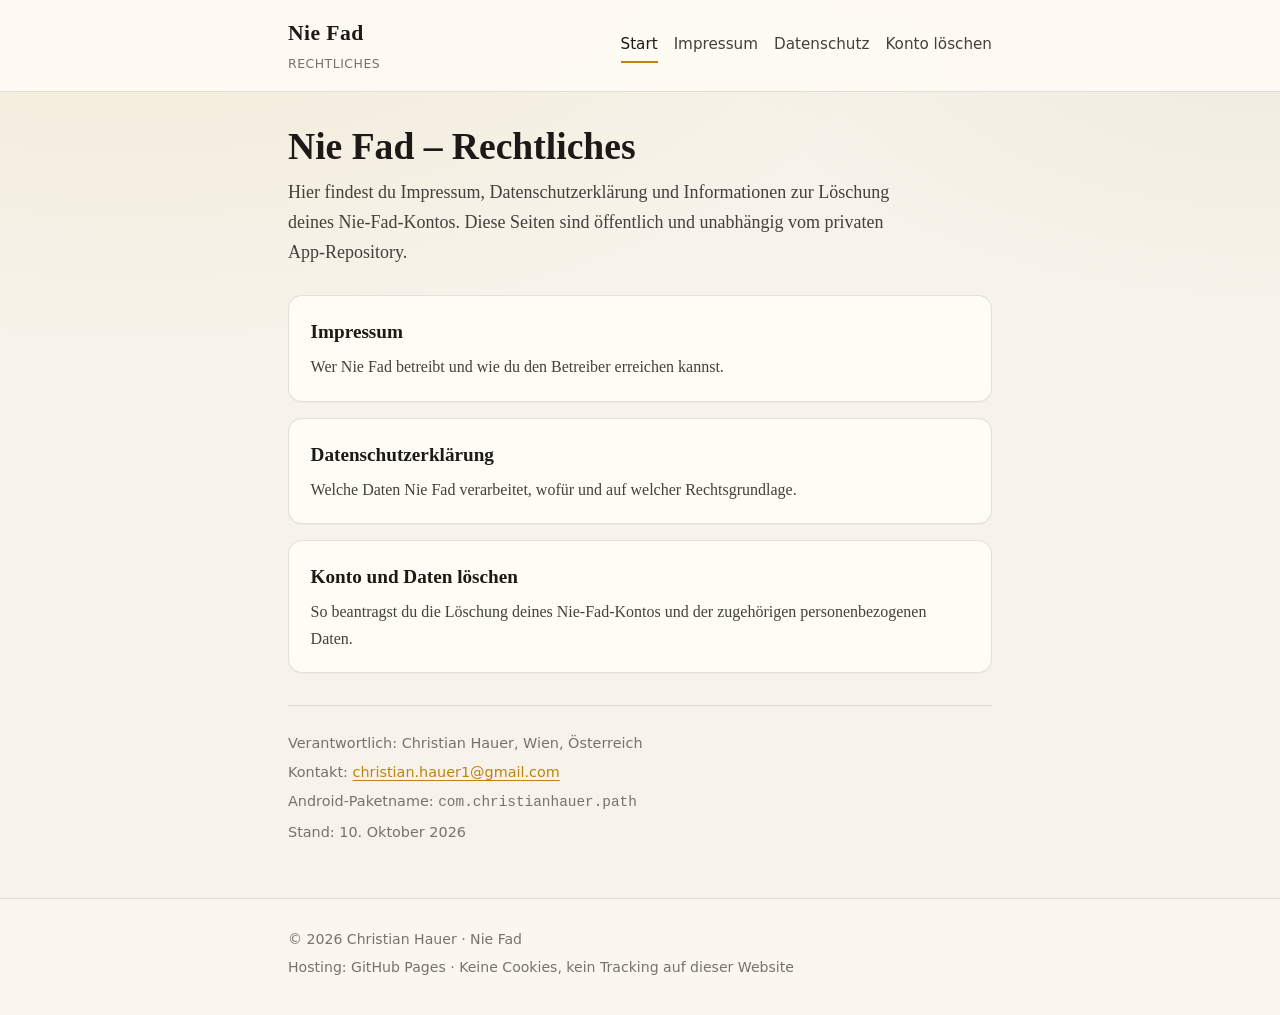
<file: index.html>
<!DOCTYPE html>
<html lang="de">
<head>
  <meta charset="utf-8">
  <meta name="viewport" content="width=device-width, initial-scale=1">
  <meta name="description" content="Rechtliche Informationen zur Android-App Nie Fad: Impressum, Datenschutzerklärung und Kontolöschung.">
  <title>Nie Fad – Rechtliches</title>
  <link rel="stylesheet" href="styles.css">
</head>
<body>
  <a class="skip-link" href="#inhalt">Zum Inhalt springen</a>
  <header class="site-header">
    <div class="site-header-inner">
      <a class="brand" href="./">
        <span class="brand-name">Nie Fad</span>
        <span class="brand-tag">Rechtliches</span>
      </a>
      <nav class="nav" aria-label="Hauptnavigation">
        <a href="./" aria-current="page">Start</a>
        <a href="impressum/">Impressum</a>
        <a href="datenschutz/">Datenschutz</a>
        <a href="konto-loeschen/">Konto löschen</a>
      </nav>
    </div>
  </header>

  <main id="inhalt">
    <div class="main-inner">
      <header class="hero">
        <h1>Nie Fad – Rechtliches</h1>
        <p class="lead">
          Hier findest du Impressum, Datenschutzerklärung und Informationen zur
          Löschung deines Nie-Fad-Kontos. Diese Seiten sind öffentlich und
          unabhängig vom privaten App-Repository.
        </p>
      </header>

      <ul class="card-list">
        <li>
          <a class="card" href="impressum/">
            <h2>Impressum</h2>
            <p>Wer Nie Fad betreibt und wie du den Betreiber erreichen kannst.</p>
          </a>
        </li>
        <li>
          <a class="card" href="datenschutz/">
            <h2>Datenschutzerklärung</h2>
            <p>Welche Daten Nie Fad verarbeitet, wofür und auf welcher Rechtsgrundlage.</p>
          </a>
        </li>
        <li>
          <a class="card" href="konto-loeschen/">
            <h2>Konto und Daten löschen</h2>
            <p>So beantragst du die Löschung deines Nie-Fad-Kontos und der zugehörigen personenbezogenen Daten.</p>
          </a>
        </li>
      </ul>

      <div class="meta">
        <p>Verantwortlich: Christian Hauer, Wien, Österreich</p>
        <p>Kontakt: <a href="mailto:christian.hauer1@gmail.com">christian.hauer1@gmail.com</a></p>
        <p>Android-Paketname: <code>com.christianhauer.path</code></p>
        <p>Stand: 10. Oktober 2026</p>
      </div>
    </div>
  </main>

  <footer class="site-footer">
    <div class="site-footer-inner">
      <p>© 2026 Christian Hauer · Nie Fad</p>
      <p>Hosting: GitHub Pages · Keine Cookies, kein Tracking auf dieser Website</p>
    </div>
  </footer>
</body>
</html>
</file>
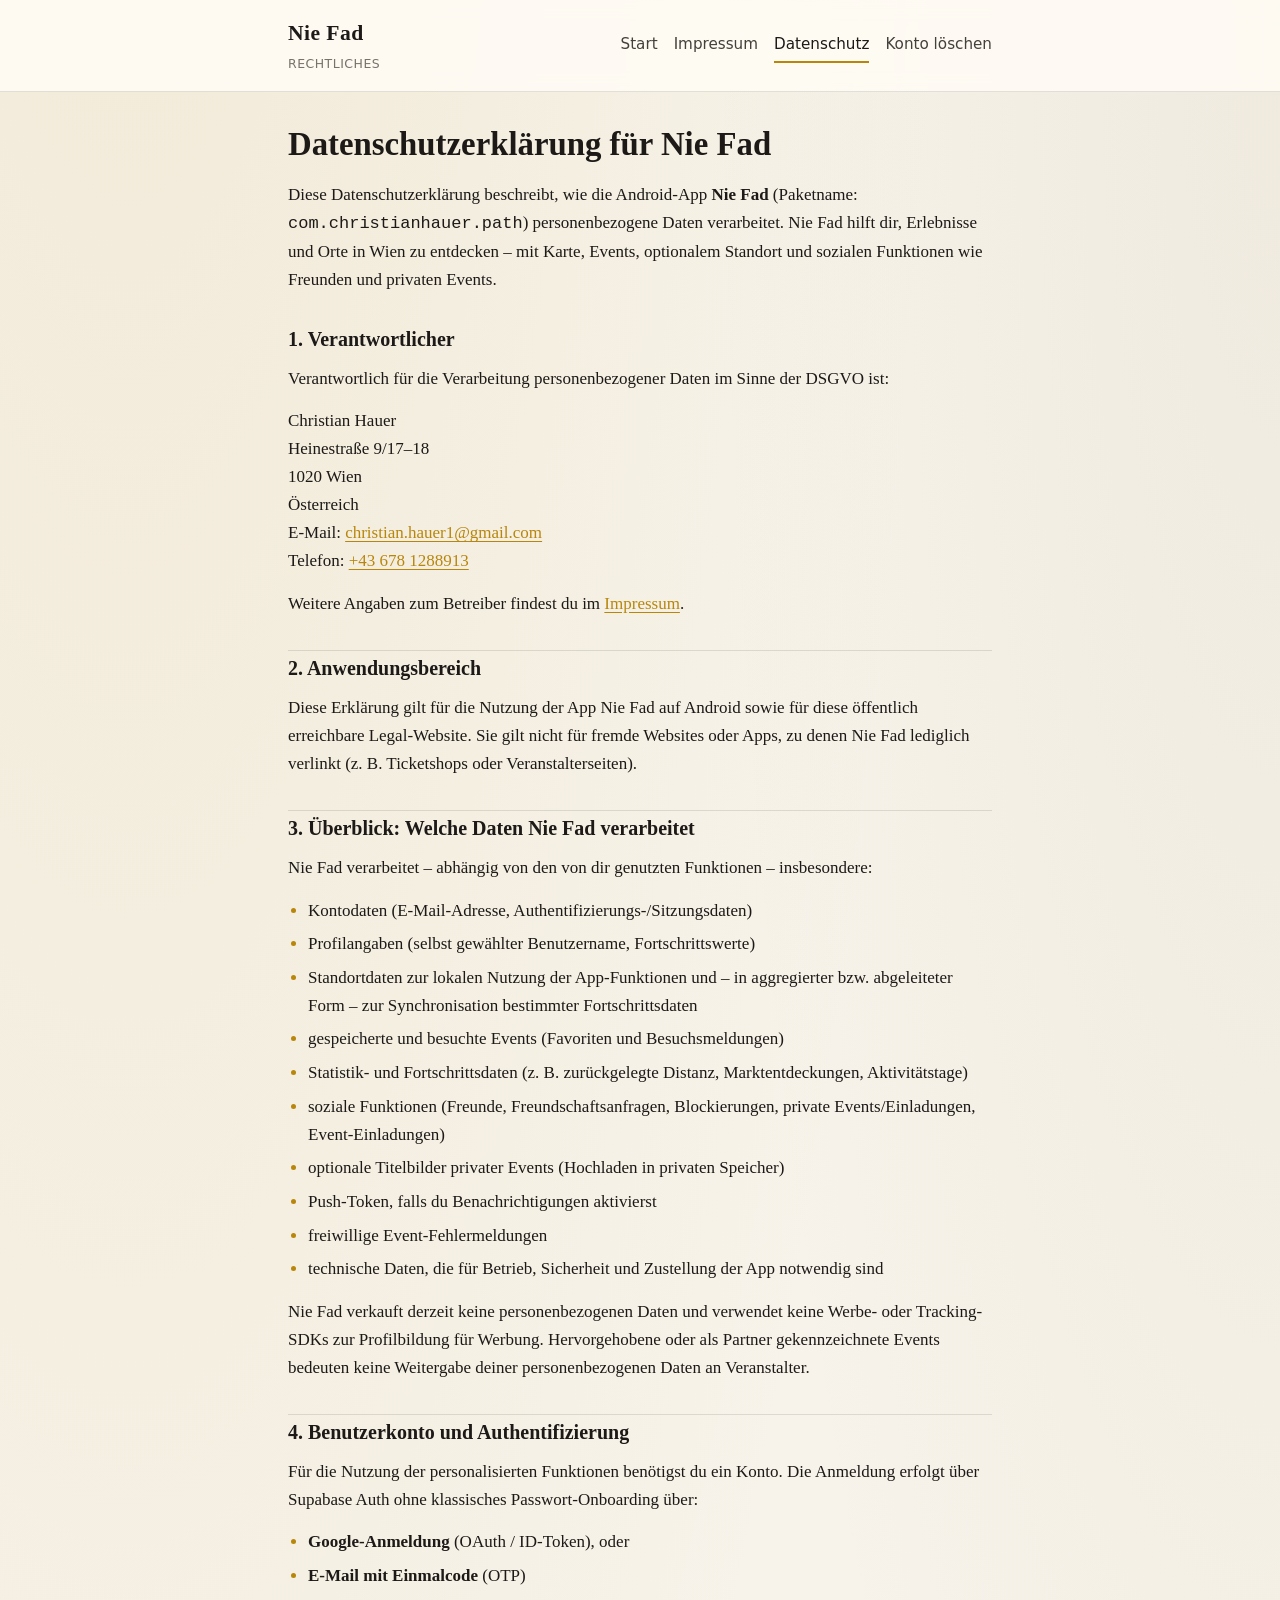
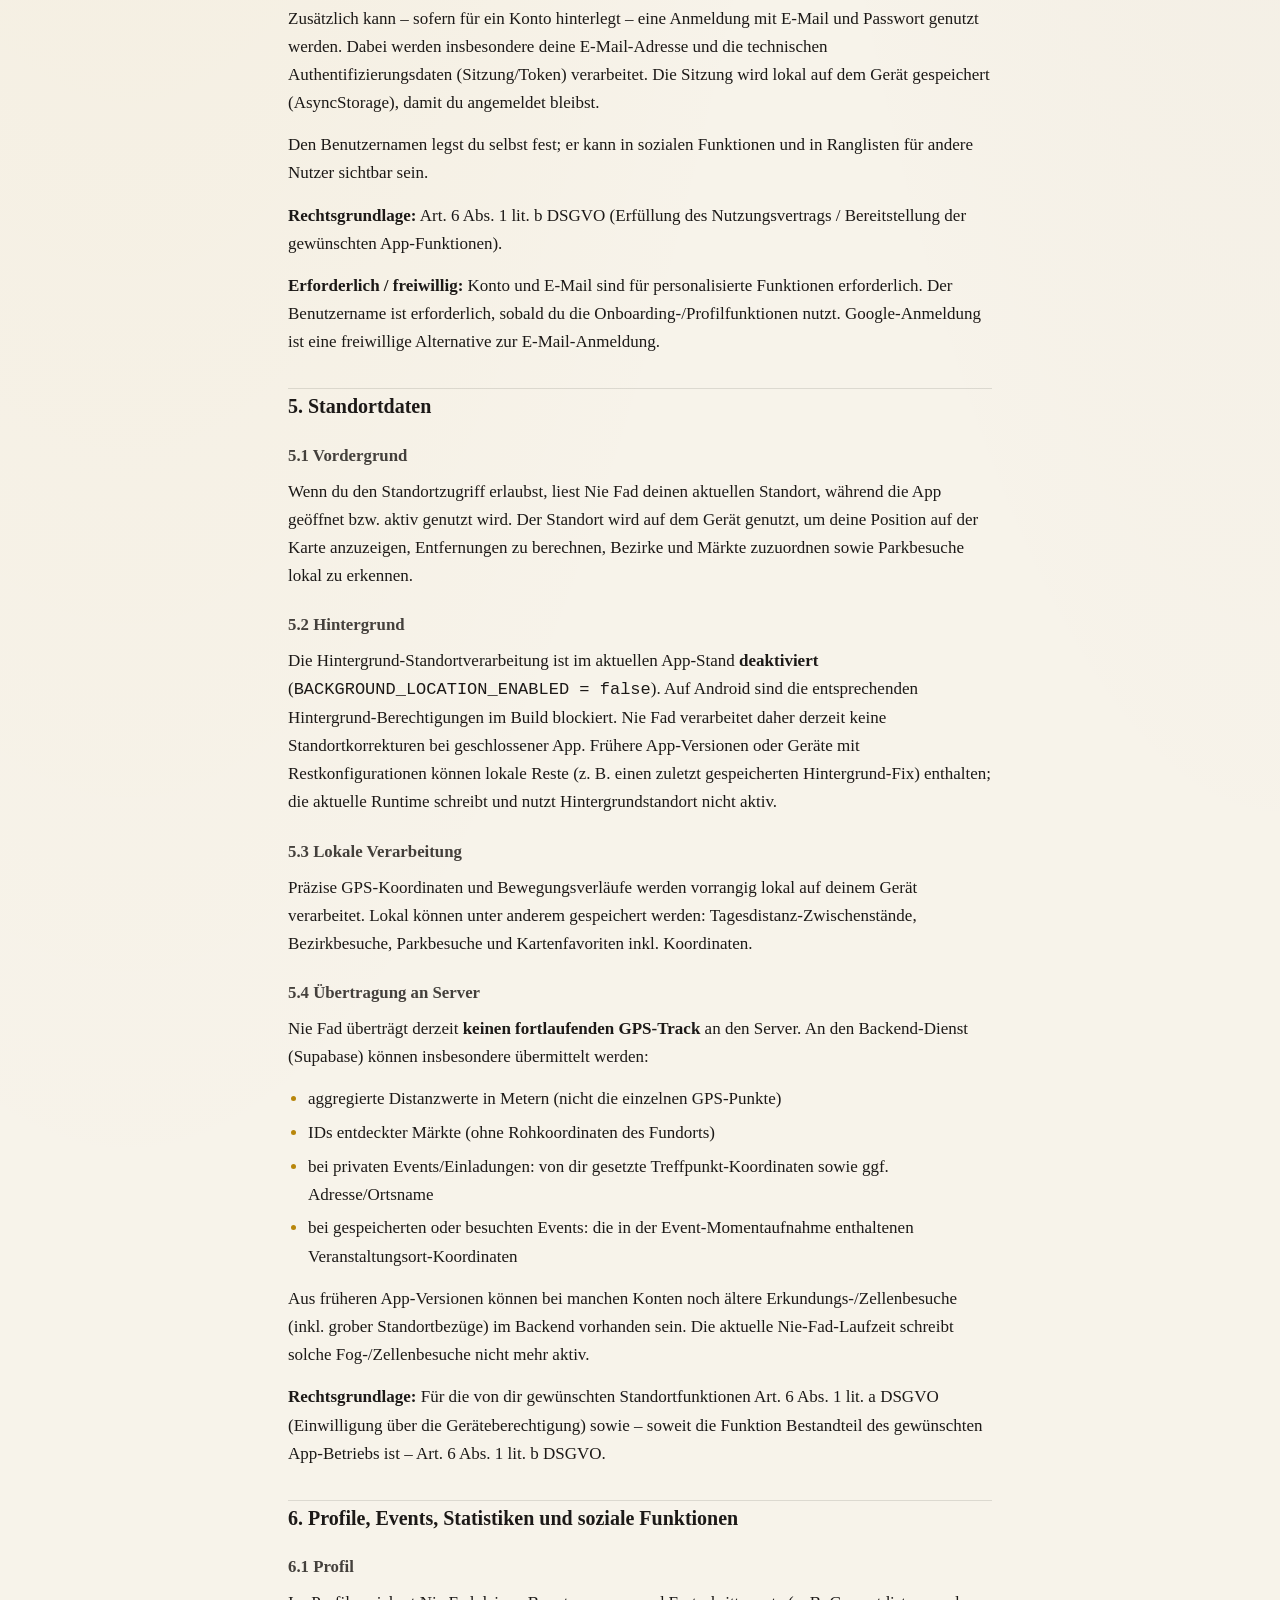
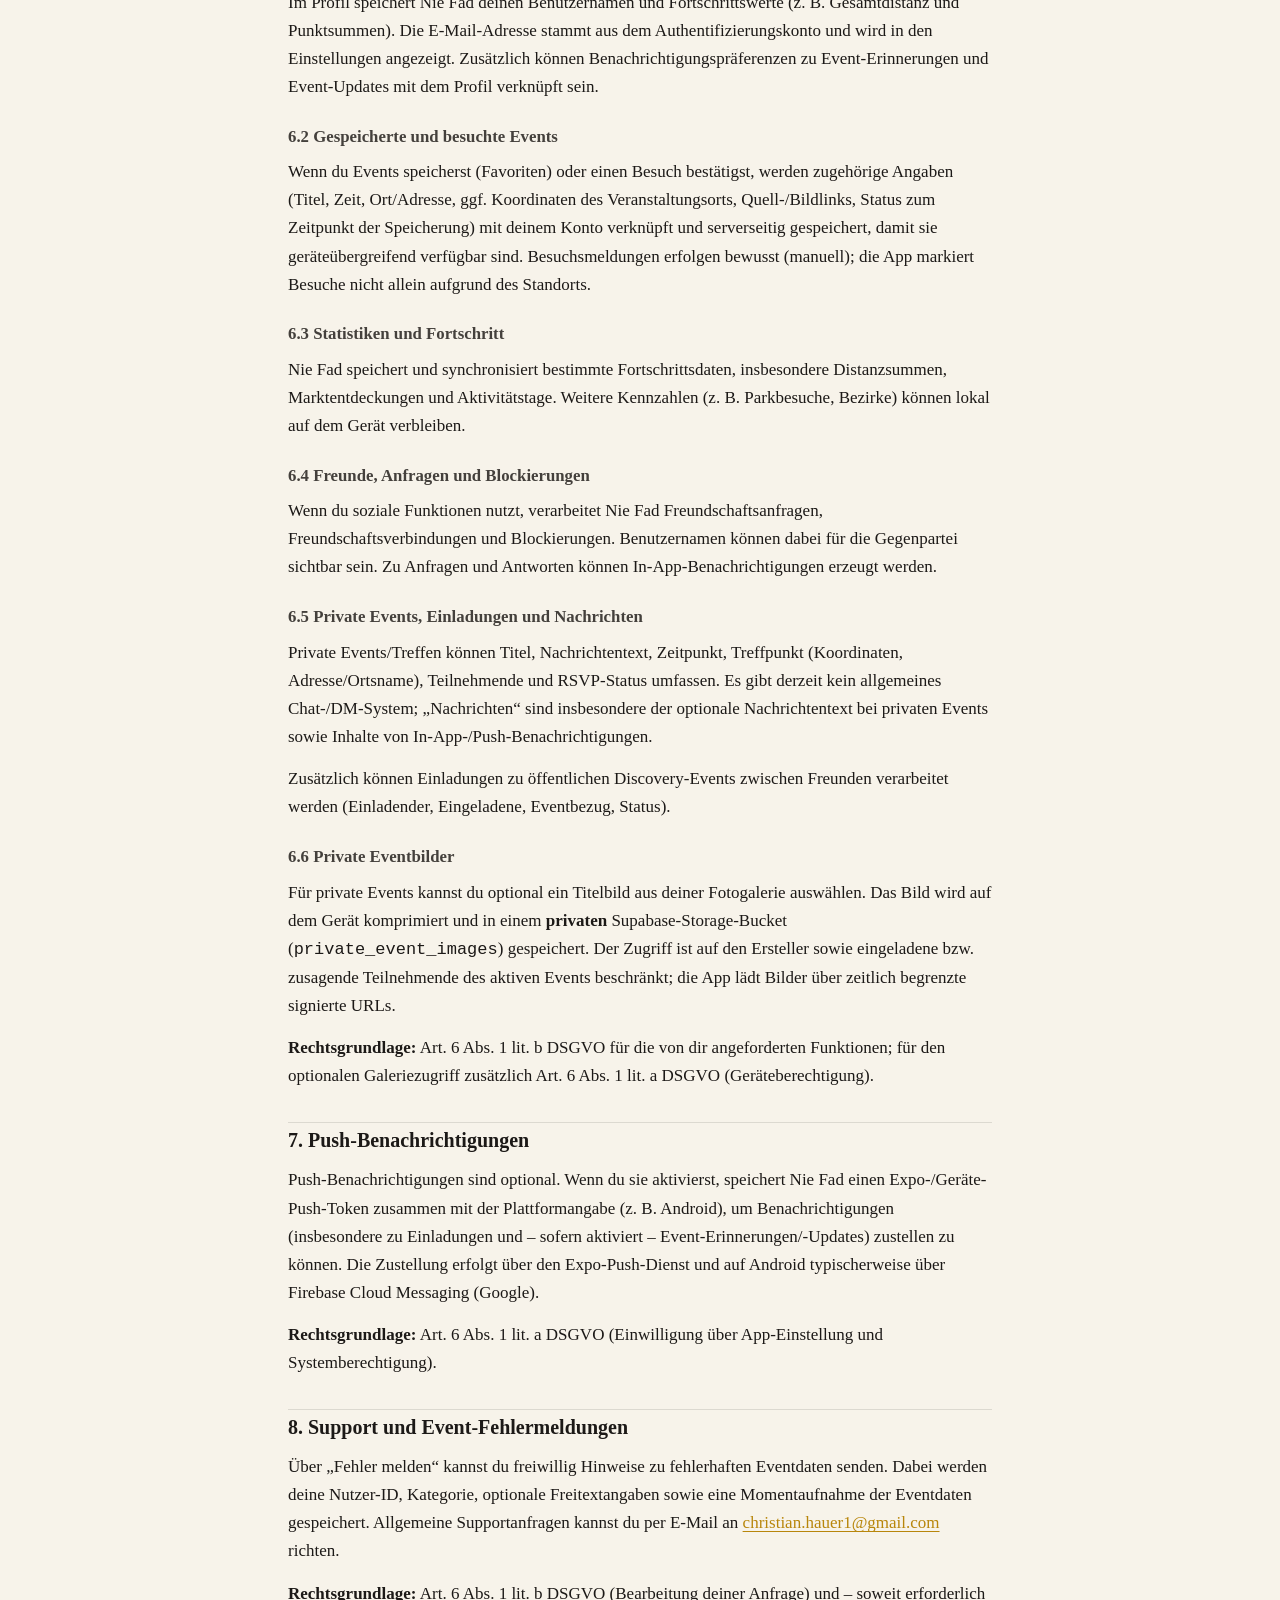
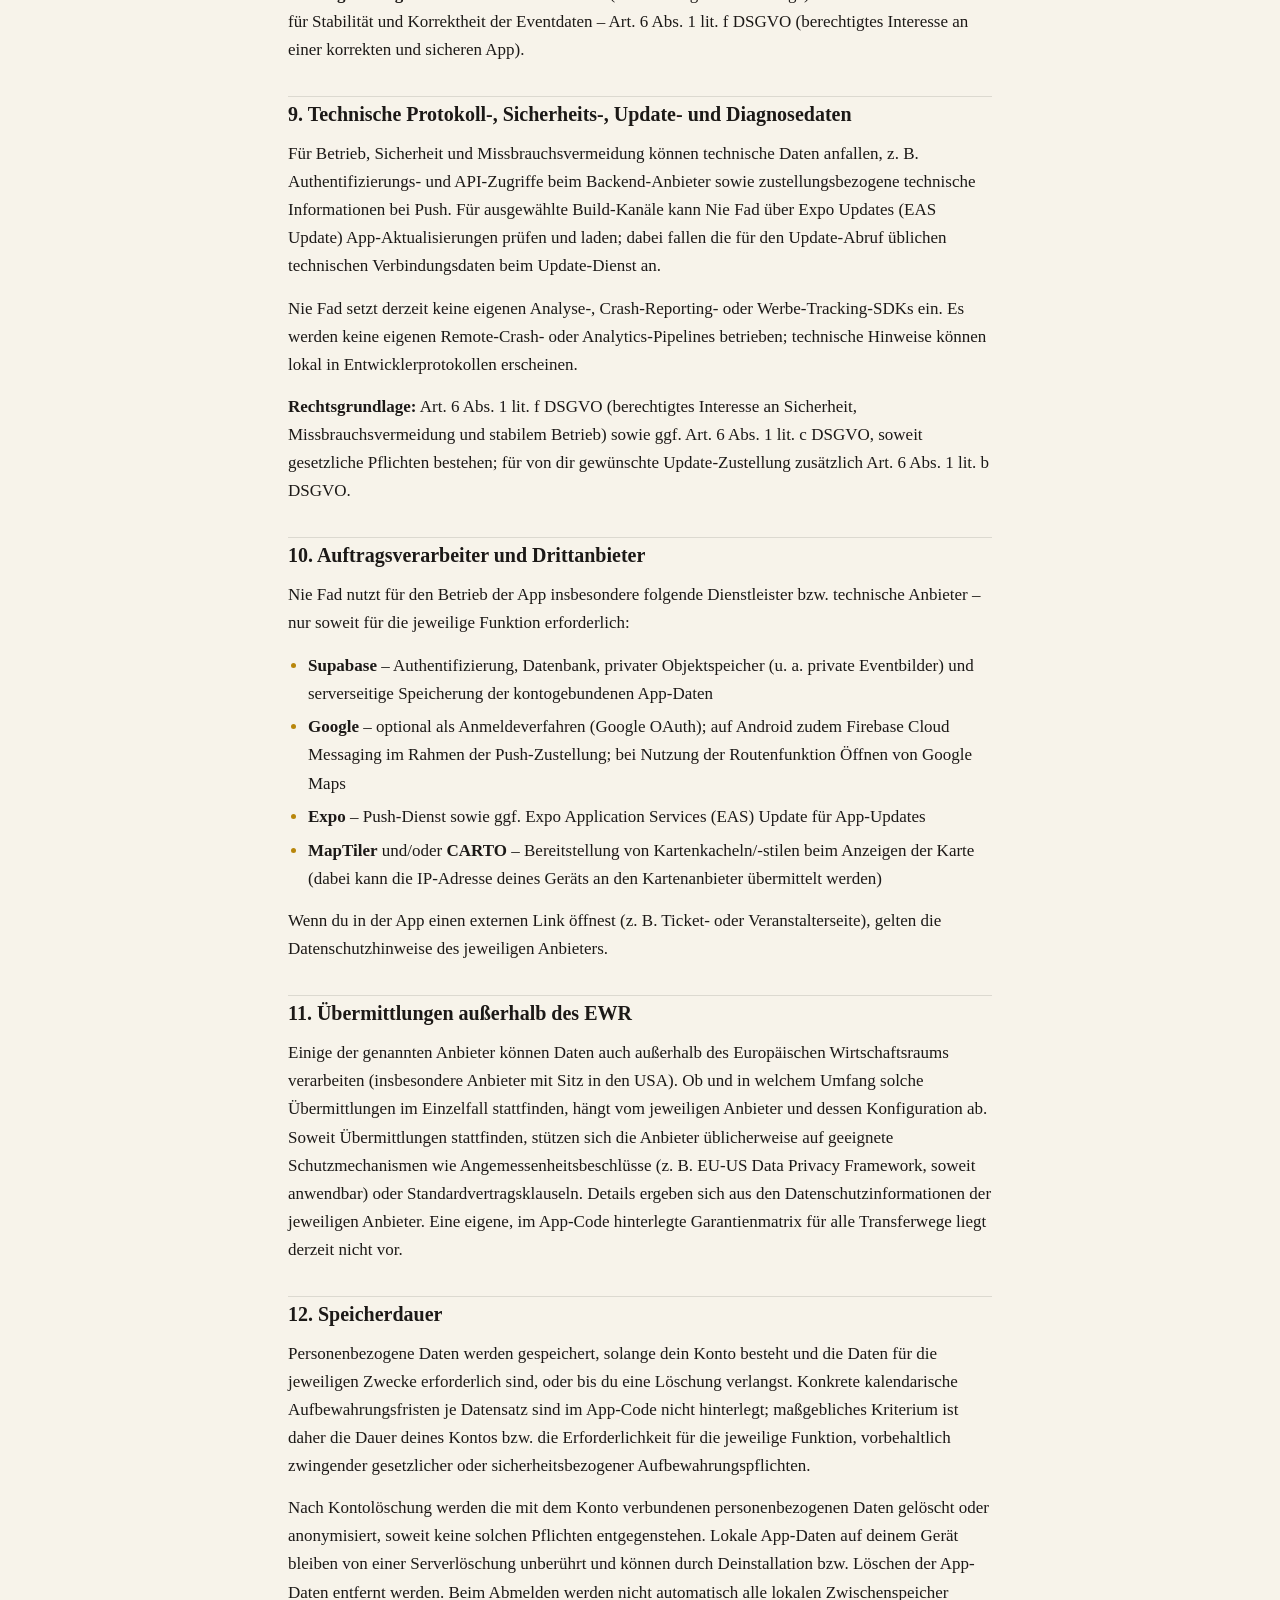
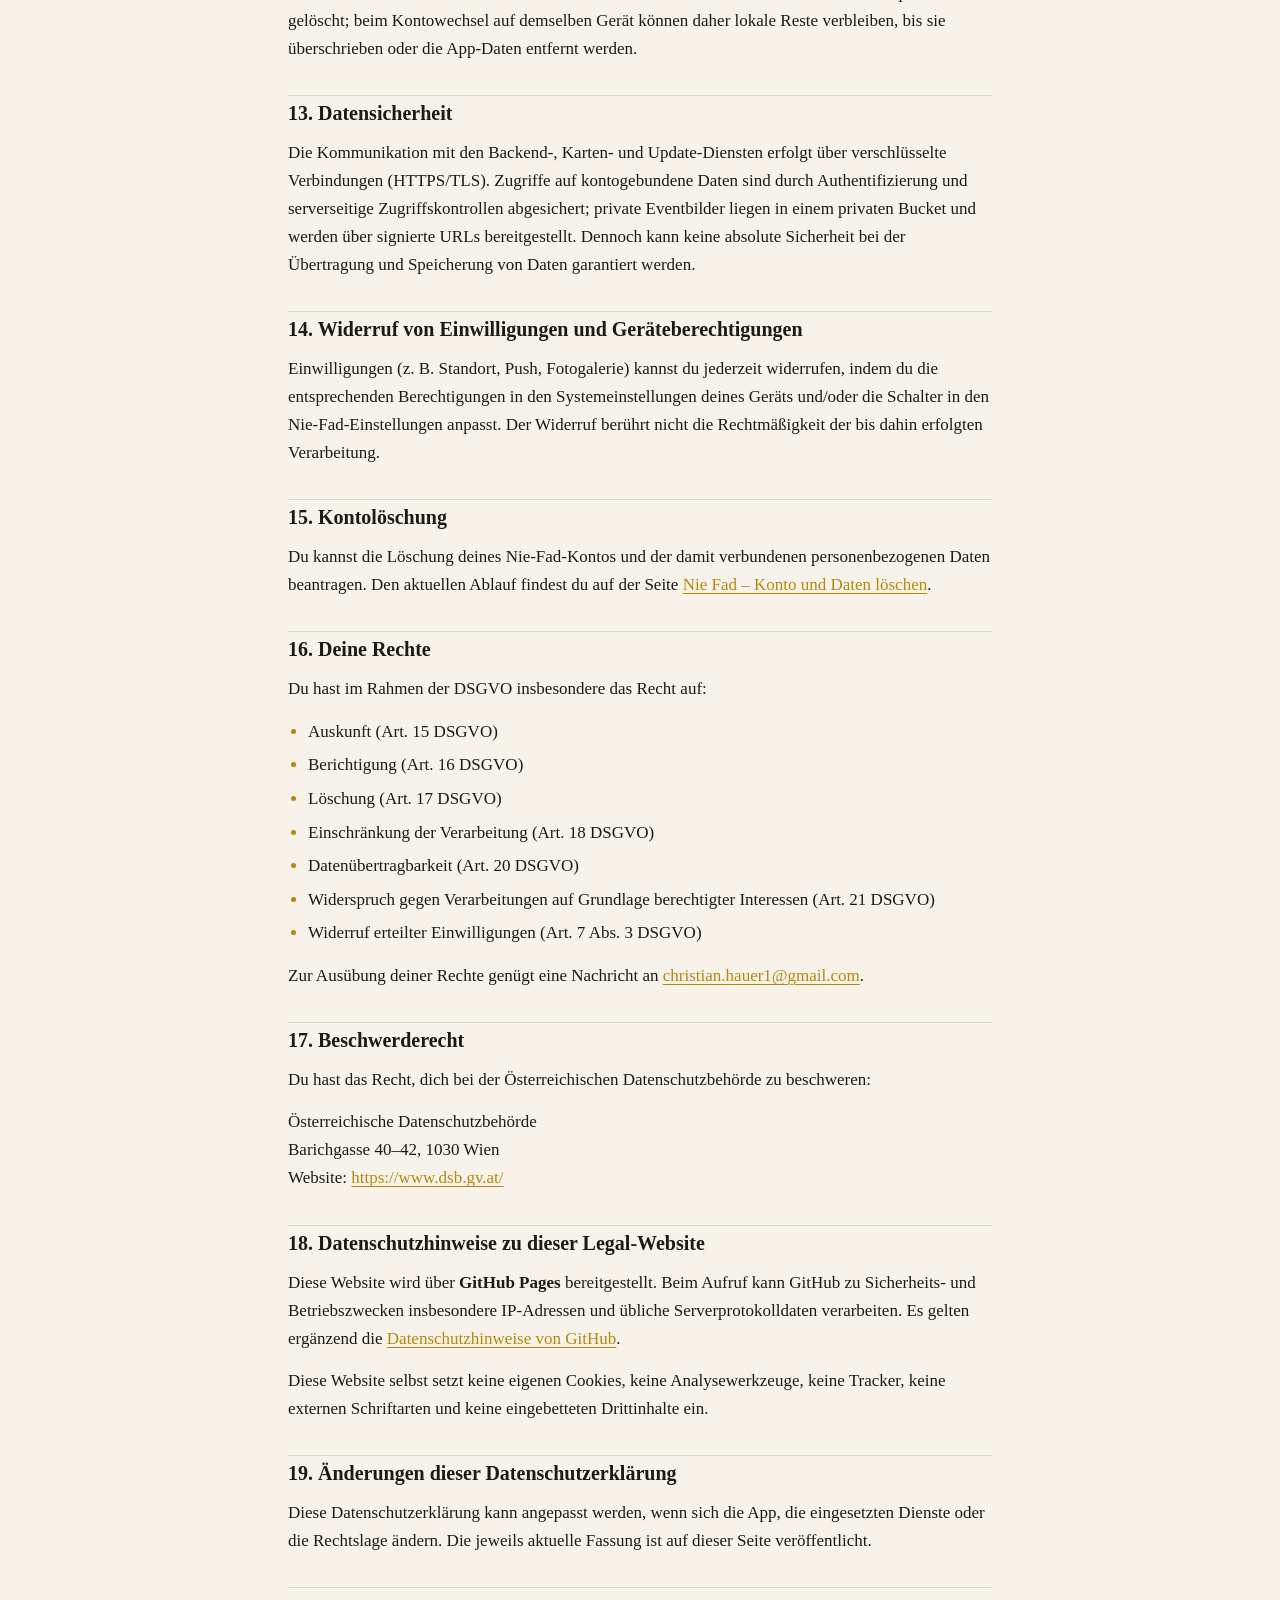
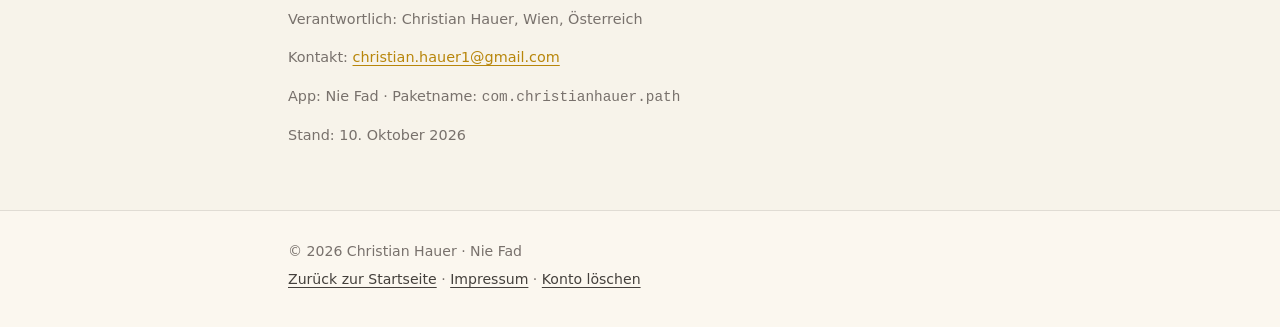
<file: datenschutz/index.html>
<!DOCTYPE html>
<html lang="de">
<head>
  <meta charset="utf-8">
  <meta name="viewport" content="width=device-width, initial-scale=1">
  <meta name="description" content="Datenschutzerklärung für die Android-App Nie Fad von Christian Hauer.">
  <title>Datenschutzerklärung – Nie Fad</title>
  <link rel="stylesheet" href="../styles.css">
</head>
<body>
  <a class="skip-link" href="#inhalt">Zum Inhalt springen</a>
  <header class="site-header">
    <div class="site-header-inner">
      <a class="brand" href="../">
        <span class="brand-name">Nie Fad</span>
        <span class="brand-tag">Rechtliches</span>
      </a>
      <nav class="nav" aria-label="Hauptnavigation">
        <a href="../">Start</a>
        <a href="../impressum/">Impressum</a>
        <a href="./" aria-current="page">Datenschutz</a>
        <a href="../konto-loeschen/">Konto löschen</a>
      </nav>
    </div>
  </header>

  <main id="inhalt">
    <div class="main-inner prose">
      <h1>Datenschutzerklärung für Nie Fad</h1>

      <p>
        Diese Datenschutzerklärung beschreibt, wie die Android-App
        <strong>Nie Fad</strong> (Paketname: <code>com.christianhauer.path</code>)
        personenbezogene Daten verarbeitet. Nie Fad hilft dir, Erlebnisse und Orte
        in Wien zu entdecken – mit Karte, Events, optionalem Standort und sozialen
        Funktionen wie Freunden und privaten Events.
      </p>

      <h2>1. Verantwortlicher</h2>
      <p>
        Verantwortlich für die Verarbeitung personenbezogener Daten im Sinne der
        DSGVO ist:
      </p>
      <p>
        Christian Hauer<br>
        Heinestraße 9/17–18<br>
        1020 Wien<br>
        Österreich<br>
        E-Mail:
        <a href="mailto:christian.hauer1@gmail.com">christian.hauer1@gmail.com</a><br>
        Telefon:
        <a href="tel:+436781288913">+43 678 1288913</a>
      </p>
      <p>
        Weitere Angaben zum Betreiber findest du im
        <a href="../impressum/">Impressum</a>.
      </p>

      <h2>2. Anwendungsbereich</h2>
      <p>
        Diese Erklärung gilt für die Nutzung der App Nie Fad auf Android sowie für
        diese öffentlich erreichbare Legal-Website. Sie gilt nicht für fremde
        Websites oder Apps, zu denen Nie Fad lediglich verlinkt (z.&nbsp;B.
        Ticketshops oder Veranstalterseiten).
      </p>

      <h2>3. Überblick: Welche Daten Nie Fad verarbeitet</h2>
      <p>Nie Fad verarbeitet – abhängig von den von dir genutzten Funktionen – insbesondere:</p>
      <ul>
        <li>Kontodaten (E-Mail-Adresse, Authentifizierungs-/Sitzungsdaten)</li>
        <li>Profilangaben (selbst gewählter Benutzername, Fortschrittswerte)</li>
        <li>Standortdaten zur lokalen Nutzung der App-Funktionen und – in aggregierter bzw. abgeleiteter Form – zur Synchronisation bestimmter Fortschrittsdaten</li>
        <li>gespeicherte und besuchte Events (Favoriten und Besuchsmeldungen)</li>
        <li>Statistik- und Fortschrittsdaten (z.&nbsp;B. zurückgelegte Distanz, Marktentdeckungen, Aktivitätstage)</li>
        <li>soziale Funktionen (Freunde, Freundschaftsanfragen, Blockierungen, private Events/Einladungen, Event-Einladungen)</li>
        <li>optionale Titelbilder privater Events (Hochladen in privaten Speicher)</li>
        <li>Push-Token, falls du Benachrichtigungen aktivierst</li>
        <li>freiwillige Event-Fehlermeldungen</li>
        <li>technische Daten, die für Betrieb, Sicherheit und Zustellung der App notwendig sind</li>
      </ul>
      <p>
        Nie Fad verkauft derzeit keine personenbezogenen Daten und verwendet keine
        Werbe- oder Tracking-SDKs zur Profilbildung für Werbung. Hervorgehobene oder
        als Partner gekennzeichnete Events bedeuten keine Weitergabe deiner
        personenbezogenen Daten an Veranstalter.
      </p>

      <h2>4. Benutzerkonto und Authentifizierung</h2>
      <p>
        Für die Nutzung der personalisierten Funktionen benötigst du ein Konto.
        Die Anmeldung erfolgt über Supabase Auth ohne klassisches Passwort-Onboarding
        über:
      </p>
      <ul>
        <li><strong>Google-Anmeldung</strong> (OAuth / ID-Token), oder</li>
        <li><strong>E-Mail mit Einmalcode</strong> (OTP)</li>
      </ul>
      <p>
        Zusätzlich kann – sofern für ein Konto hinterlegt – eine Anmeldung mit
        E-Mail und Passwort genutzt werden. Dabei werden insbesondere deine
        E-Mail-Adresse und die technischen Authentifizierungsdaten (Sitzung/Token)
        verarbeitet. Die Sitzung wird lokal auf dem Gerät gespeichert
        (AsyncStorage), damit du angemeldet bleibst.
      </p>
      <p>
        Den Benutzernamen legst du selbst fest; er kann in sozialen Funktionen und
        in Ranglisten für andere Nutzer sichtbar sein.
      </p>
      <p>
        <strong>Rechtsgrundlage:</strong> Art.&nbsp;6 Abs.&nbsp;1 lit.&nbsp;b DSGVO
        (Erfüllung des Nutzungsvertrags / Bereitstellung der gewünschten
        App-Funktionen).
      </p>
      <p>
        <strong>Erforderlich / freiwillig:</strong> Konto und E-Mail sind für
        personalisierte Funktionen erforderlich. Der Benutzername ist erforderlich,
        sobald du die Onboarding-/Profilfunktionen nutzt. Google-Anmeldung ist eine
        freiwillige Alternative zur E-Mail-Anmeldung.
      </p>

      <h2>5. Standortdaten</h2>
      <h3>5.1 Vordergrund</h3>
      <p>
        Wenn du den Standortzugriff erlaubst, liest Nie Fad deinen aktuellen
        Standort, während die App geöffnet bzw. aktiv genutzt wird. Der Standort
        wird auf dem Gerät genutzt, um deine Position auf der Karte anzuzeigen,
        Entfernungen zu berechnen, Bezirke und Märkte zuzuordnen sowie
        Parkbesuche lokal zu erkennen.
      </p>
      <h3>5.2 Hintergrund</h3>
      <p>
        Die Hintergrund-Standortverarbeitung ist im aktuellen App-Stand
        <strong>deaktiviert</strong>
        (<code>BACKGROUND_LOCATION_ENABLED = false</code>). Auf Android sind die
        entsprechenden Hintergrund-Berechtigungen im Build blockiert. Nie Fad
        verarbeitet daher derzeit keine Standortkorrekturen bei geschlossener App.
        Frühere App-Versionen oder Geräte mit Restkonfigurationen können lokale
        Reste (z.&nbsp;B. einen zuletzt gespeicherten Hintergrund-Fix) enthalten;
        die aktuelle Runtime schreibt und nutzt Hintergrundstandort nicht aktiv.
      </p>
      <h3>5.3 Lokale Verarbeitung</h3>
      <p>
        Präzise GPS-Koordinaten und Bewegungsverläufe werden vorrangig lokal auf
        deinem Gerät verarbeitet. Lokal können unter anderem gespeichert werden:
        Tagesdistanz-Zwischenstände, Bezirkbesuche, Parkbesuche und
        Kartenfavoriten inkl. Koordinaten.
      </p>
      <h3>5.4 Übertragung an Server</h3>
      <p>
        Nie Fad überträgt derzeit <strong>keinen fortlaufenden GPS-Track</strong>
        an den Server. An den Backend-Dienst (Supabase) können insbesondere
        übermittelt werden:
      </p>
      <ul>
        <li>aggregierte Distanzwerte in Metern (nicht die einzelnen GPS-Punkte)</li>
        <li>IDs entdeckter Märkte (ohne Rohkoordinaten des Fundorts)</li>
        <li>bei privaten Events/Einladungen: von dir gesetzte Treffpunkt-Koordinaten sowie ggf. Adresse/Ortsname</li>
        <li>bei gespeicherten oder besuchten Events: die in der Event-Momentaufnahme enthaltenen Veranstaltungsort-Koordinaten</li>
      </ul>
      <p>
        Aus früheren App-Versionen können bei manchen Konten noch ältere
        Erkundungs-/Zellenbesuche (inkl. grober Standortbezüge) im Backend
        vorhanden sein. Die aktuelle Nie-Fad-Laufzeit schreibt solche
        Fog-/Zellenbesuche nicht mehr aktiv.
      </p>
      <p>
        <strong>Rechtsgrundlage:</strong> Für die von dir gewünschten
        Standortfunktionen Art.&nbsp;6 Abs.&nbsp;1 lit.&nbsp;a DSGVO (Einwilligung
        über die Geräteberechtigung) sowie – soweit die Funktion Bestandteil des
        gewünschten App-Betriebs ist – Art.&nbsp;6 Abs.&nbsp;1 lit.&nbsp;b DSGVO.
      </p>

      <h2>6. Profile, Events, Statistiken und soziale Funktionen</h2>
      <h3>6.1 Profil</h3>
      <p>
        Im Profil speichert Nie Fad deinen Benutzernamen und Fortschrittswerte
        (z.&nbsp;B. Gesamtdistanz und Punktsummen). Die E-Mail-Adresse stammt aus
        dem Authentifizierungskonto und wird in den Einstellungen angezeigt.
        Zusätzlich können Benachrichtigungspräferenzen zu Event-Erinnerungen und
        Event-Updates mit dem Profil verknüpft sein.
      </p>
      <h3>6.2 Gespeicherte und besuchte Events</h3>
      <p>
        Wenn du Events speicherst (Favoriten) oder einen Besuch bestätigst, werden
        zugehörige Angaben (Titel, Zeit, Ort/Adresse, ggf. Koordinaten des
        Veranstaltungsorts, Quell-/Bildlinks, Status zum Zeitpunkt der Speicherung)
        mit deinem Konto verknüpft und serverseitig gespeichert, damit sie
        geräteübergreifend verfügbar sind. Besuchsmeldungen erfolgen bewusst
        (manuell); die App markiert Besuche nicht allein aufgrund des Standorts.
      </p>
      <h3>6.3 Statistiken und Fortschritt</h3>
      <p>
        Nie Fad speichert und synchronisiert bestimmte Fortschrittsdaten,
        insbesondere Distanzsummen, Marktentdeckungen und Aktivitätstage. Weitere
        Kennzahlen (z.&nbsp;B. Parkbesuche, Bezirke) können lokal auf dem Gerät
        verbleiben.
      </p>
      <h3>6.4 Freunde, Anfragen und Blockierungen</h3>
      <p>
        Wenn du soziale Funktionen nutzt, verarbeitet Nie Fad
        Freundschaftsanfragen, Freundschaftsverbindungen und Blockierungen.
        Benutzernamen können dabei für die Gegenpartei sichtbar sein. Zu
        Anfragen und Antworten können In-App-Benachrichtigungen erzeugt werden.
      </p>
      <h3>6.5 Private Events, Einladungen und Nachrichten</h3>
      <p>
        Private Events/Treffen können Titel, Nachrichtentext, Zeitpunkt,
        Treffpunkt (Koordinaten, Adresse/Ortsname), Teilnehmende und RSVP-Status
        umfassen. Es gibt derzeit kein allgemeines Chat-/DM-System; „Nachrichten“
        sind insbesondere der optionale Nachrichtentext bei privaten Events sowie
        Inhalte von In-App-/Push-Benachrichtigungen.
      </p>
      <p>
        Zusätzlich können Einladungen zu öffentlichen Discovery-Events zwischen
        Freunden verarbeitet werden (Einladender, Eingeladene, Eventbezug, Status).
      </p>
      <h3>6.6 Private Eventbilder</h3>
      <p>
        Für private Events kannst du optional ein Titelbild aus deiner Fotogalerie
        auswählen. Das Bild wird auf dem Gerät komprimiert und in einem
        <strong>privaten</strong> Supabase-Storage-Bucket
        (<code>private_event_images</code>) gespeichert. Der Zugriff ist auf den
        Ersteller sowie eingeladene bzw. zusagende Teilnehmende des aktiven Events
        beschränkt; die App lädt Bilder über zeitlich begrenzte signierte URLs.
      </p>
      <p>
        <strong>Rechtsgrundlage:</strong> Art.&nbsp;6 Abs.&nbsp;1 lit.&nbsp;b DSGVO
        für die von dir angeforderten Funktionen; für den optionalen
        Galeriezugriff zusätzlich Art.&nbsp;6 Abs.&nbsp;1 lit.&nbsp;a DSGVO
        (Geräteberechtigung).
      </p>

      <h2>7. Push-Benachrichtigungen</h2>
      <p>
        Push-Benachrichtigungen sind optional. Wenn du sie aktivierst, speichert
        Nie Fad einen Expo-/Geräte-Push-Token zusammen mit der Plattformangabe
        (z.&nbsp;B. Android), um Benachrichtigungen (insbesondere zu Einladungen
        und – sofern aktiviert – Event-Erinnerungen/-Updates) zustellen zu können.
        Die Zustellung erfolgt über den Expo-Push-Dienst und auf Android
        typischerweise über Firebase Cloud Messaging (Google).
      </p>
      <p>
        <strong>Rechtsgrundlage:</strong> Art.&nbsp;6 Abs.&nbsp;1 lit.&nbsp;a DSGVO
        (Einwilligung über App-Einstellung und Systemberechtigung).
      </p>

      <h2>8. Support und Event-Fehlermeldungen</h2>
      <p>
        Über „Fehler melden“ kannst du freiwillig Hinweise zu fehlerhaften
        Eventdaten senden. Dabei werden deine Nutzer-ID, Kategorie, optionale
        Freitextangaben sowie eine Momentaufnahme der Eventdaten gespeichert.
        Allgemeine Supportanfragen kannst du per E-Mail an
        <a href="mailto:christian.hauer1@gmail.com">christian.hauer1@gmail.com</a>
        richten.
      </p>
      <p>
        <strong>Rechtsgrundlage:</strong> Art.&nbsp;6 Abs.&nbsp;1 lit.&nbsp;b DSGVO
        (Bearbeitung deiner Anfrage) und – soweit erforderlich für Stabilität und
        Korrektheit der Eventdaten – Art.&nbsp;6 Abs.&nbsp;1 lit.&nbsp;f DSGVO
        (berechtigtes Interesse an einer korrekten und sicheren App).
      </p>

      <h2>9. Technische Protokoll-, Sicherheits-, Update- und Diagnosedaten</h2>
      <p>
        Für Betrieb, Sicherheit und Missbrauchsvermeidung können technische Daten
        anfallen, z.&nbsp;B. Authentifizierungs- und API-Zugriffe beim
        Backend-Anbieter sowie zustellungsbezogene technische Informationen bei
        Push. Für ausgewählte Build-Kanäle kann Nie Fad über Expo Updates
        (EAS Update) App-Aktualisierungen prüfen und laden; dabei fallen die für
        den Update-Abruf üblichen technischen Verbindungsdaten beim Update-Dienst
        an.
      </p>
      <p>
        Nie Fad setzt derzeit keine eigenen Analyse-, Crash-Reporting- oder
        Werbe-Tracking-SDKs ein. Es werden keine eigenen Remote-Crash- oder
        Analytics-Pipelines betrieben; technische Hinweise können lokal in
        Entwicklerprotokollen erscheinen.
      </p>
      <p>
        <strong>Rechtsgrundlage:</strong> Art.&nbsp;6 Abs.&nbsp;1 lit.&nbsp;f DSGVO
        (berechtigtes Interesse an Sicherheit, Missbrauchsvermeidung und stabilem
        Betrieb) sowie ggf. Art.&nbsp;6 Abs.&nbsp;1 lit.&nbsp;c DSGVO, soweit
        gesetzliche Pflichten bestehen; für von dir gewünschte Update-Zustellung
        zusätzlich Art.&nbsp;6 Abs.&nbsp;1 lit.&nbsp;b DSGVO.
      </p>

      <h2>10. Auftragsverarbeiter und Drittanbieter</h2>
      <p>
        Nie Fad nutzt für den Betrieb der App insbesondere folgende Dienstleister
        bzw. technische Anbieter – nur soweit für die jeweilige Funktion
        erforderlich:
      </p>
      <ul>
        <li>
          <strong>Supabase</strong> – Authentifizierung, Datenbank, privater
          Objektspeicher (u.&nbsp;a. private Eventbilder) und serverseitige
          Speicherung der kontogebundenen App-Daten
        </li>
        <li>
          <strong>Google</strong> – optional als Anmeldeverfahren (Google OAuth);
          auf Android zudem Firebase Cloud Messaging im Rahmen der
          Push-Zustellung; bei Nutzung der Routenfunktion Öffnen von Google Maps
        </li>
        <li>
          <strong>Expo</strong> – Push-Dienst sowie ggf. Expo Application Services
          (EAS) Update für App-Updates
        </li>
        <li>
          <strong>MapTiler</strong> und/oder <strong>CARTO</strong> –
          Bereitstellung von Kartenkacheln/-stilen beim Anzeigen der Karte (dabei
          kann die IP-Adresse deines Geräts an den Kartenanbieter übermittelt
          werden)
        </li>
      </ul>
      <p>
        Wenn du in der App einen externen Link öffnest (z.&nbsp;B. Ticket- oder
        Veranstalterseite), gelten die Datenschutzhinweise des jeweiligen
        Anbieters.
      </p>

      <h2>11. Übermittlungen außerhalb des EWR</h2>
      <p>
        Einige der genannten Anbieter können Daten auch außerhalb des Europäischen
        Wirtschaftsraums verarbeiten (insbesondere Anbieter mit Sitz in den USA).
        Ob und in welchem Umfang solche Übermittlungen im Einzelfall stattfinden,
        hängt vom jeweiligen Anbieter und dessen Konfiguration ab. Soweit
        Übermittlungen stattfinden, stützen sich die Anbieter üblicherweise auf
        geeignete Schutzmechanismen wie Angemessenheitsbeschlüsse (z.&nbsp;B. EU-US
        Data Privacy Framework, soweit anwendbar) oder Standardvertragsklauseln.
        Details ergeben sich aus den Datenschutzinformationen der jeweiligen
        Anbieter. Eine eigene, im App-Code hinterlegte Garantienmatrix für alle
        Transferwege liegt derzeit nicht vor.
      </p>

      <h2>12. Speicherdauer</h2>
      <p>
        Personenbezogene Daten werden gespeichert, solange dein Konto besteht und
        die Daten für die jeweiligen Zwecke erforderlich sind, oder bis du eine
        Löschung verlangst. Konkrete kalendarische Aufbewahrungsfristen je
        Datensatz sind im App-Code nicht hinterlegt; maßgebliches Kriterium ist
        daher die Dauer deines Kontos bzw. die Erforderlichkeit für die jeweilige
        Funktion, vorbehaltlich zwingender gesetzlicher oder sicherheitsbezogener
        Aufbewahrungspflichten.
      </p>
      <p>
        Nach Kontolöschung werden die mit dem Konto verbundenen personenbezogenen
        Daten gelöscht oder anonymisiert, soweit keine solchen Pflichten
        entgegenstehen. Lokale App-Daten auf deinem Gerät bleiben von einer
        Serverlöschung unberührt und können durch Deinstallation bzw. Löschen der
        App-Daten entfernt werden. Beim Abmelden werden nicht automatisch alle
        lokalen Zwischenspeicher gelöscht; beim Kontowechsel auf demselben Gerät
        können daher lokale Reste verbleiben, bis sie überschrieben oder die
        App-Daten entfernt werden.
      </p>

      <h2>13. Datensicherheit</h2>
      <p>
        Die Kommunikation mit den Backend-, Karten- und Update-Diensten erfolgt
        über verschlüsselte Verbindungen (HTTPS/TLS). Zugriffe auf kontogebundene
        Daten sind durch Authentifizierung und serverseitige Zugriffskontrollen
        abgesichert; private Eventbilder liegen in einem privaten Bucket und werden
        über signierte URLs bereitgestellt. Dennoch kann keine absolute Sicherheit
        bei der Übertragung und Speicherung von Daten garantiert werden.
      </p>

      <h2>14. Widerruf von Einwilligungen und Geräteberechtigungen</h2>
      <p>
        Einwilligungen (z.&nbsp;B. Standort, Push, Fotogalerie) kannst du jederzeit
        widerrufen, indem du die entsprechenden Berechtigungen in den
        Systemeinstellungen deines Geräts und/oder die Schalter in den
        Nie-Fad-Einstellungen anpasst. Der Widerruf berührt nicht die
        Rechtmäßigkeit der bis dahin erfolgten Verarbeitung.
      </p>

      <h2>15. Kontolöschung</h2>
      <p>
        Du kannst die Löschung deines Nie-Fad-Kontos und der damit verbundenen
        personenbezogenen Daten beantragen. Den aktuellen Ablauf findest du auf
        der Seite
        <a href="../konto-loeschen/">Nie Fad – Konto und Daten löschen</a>.
      </p>

      <h2>16. Deine Rechte</h2>
      <p>Du hast im Rahmen der DSGVO insbesondere das Recht auf:</p>
      <ul>
        <li>Auskunft (Art.&nbsp;15 DSGVO)</li>
        <li>Berichtigung (Art.&nbsp;16 DSGVO)</li>
        <li>Löschung (Art.&nbsp;17 DSGVO)</li>
        <li>Einschränkung der Verarbeitung (Art.&nbsp;18 DSGVO)</li>
        <li>Datenübertragbarkeit (Art.&nbsp;20 DSGVO)</li>
        <li>Widerspruch gegen Verarbeitungen auf Grundlage berechtigter Interessen (Art.&nbsp;21 DSGVO)</li>
        <li>Widerruf erteilter Einwilligungen (Art.&nbsp;7 Abs.&nbsp;3 DSGVO)</li>
      </ul>
      <p>
        Zur Ausübung deiner Rechte genügt eine Nachricht an
        <a href="mailto:christian.hauer1@gmail.com">christian.hauer1@gmail.com</a>.
      </p>

      <h2>17. Beschwerderecht</h2>
      <p>
        Du hast das Recht, dich bei der Österreichischen Datenschutzbehörde zu
        beschweren:
      </p>
      <p>
        Österreichische Datenschutzbehörde<br>
        Barichgasse 40–42, 1030 Wien<br>
        Website:
        <a href="https://www.dsb.gv.at/" rel="noopener noreferrer">https://www.dsb.gv.at/</a>
      </p>

      <h2>18. Datenschutzhinweise zu dieser Legal-Website</h2>
      <p>
        Diese Website wird über <strong>GitHub Pages</strong> bereitgestellt. Beim
        Aufruf kann GitHub zu Sicherheits- und Betriebszwecken insbesondere
        IP-Adressen und übliche Serverprotokolldaten verarbeiten. Es gelten
        ergänzend die
        <a href="https://docs.github.com/en/site-policy/privacy-policies/github-general-privacy-statement" rel="noopener noreferrer">Datenschutzhinweise von GitHub</a>.
      </p>
      <p>
        Diese Website selbst setzt keine eigenen Cookies, keine Analysewerkzeuge,
        keine Tracker, keine externen Schriftarten und keine eingebetteten
        Drittinhalte ein.
      </p>

      <h2>19. Änderungen dieser Datenschutzerklärung</h2>
      <p>
        Diese Datenschutzerklärung kann angepasst werden, wenn sich die App, die
        eingesetzten Dienste oder die Rechtslage ändern. Die jeweils aktuelle
        Fassung ist auf dieser Seite veröffentlicht.
      </p>

      <div class="meta">
        <p>Verantwortlich: Christian Hauer, Wien, Österreich</p>
        <p>Kontakt: <a href="mailto:christian.hauer1@gmail.com">christian.hauer1@gmail.com</a></p>
        <p>App: Nie Fad · Paketname: <code>com.christianhauer.path</code></p>
        <p>Stand: 10. Oktober 2026</p>
      </div>
    </div>
  </main>

  <footer class="site-footer">
    <div class="site-footer-inner">
      <p>© 2026 Christian Hauer · Nie Fad</p>
      <p>
        <a href="../">Zurück zur Startseite</a> ·
        <a href="../impressum/">Impressum</a> ·
        <a href="../konto-loeschen/">Konto löschen</a>
      </p>
    </div>
  </footer>
</body>
</html>
</file>
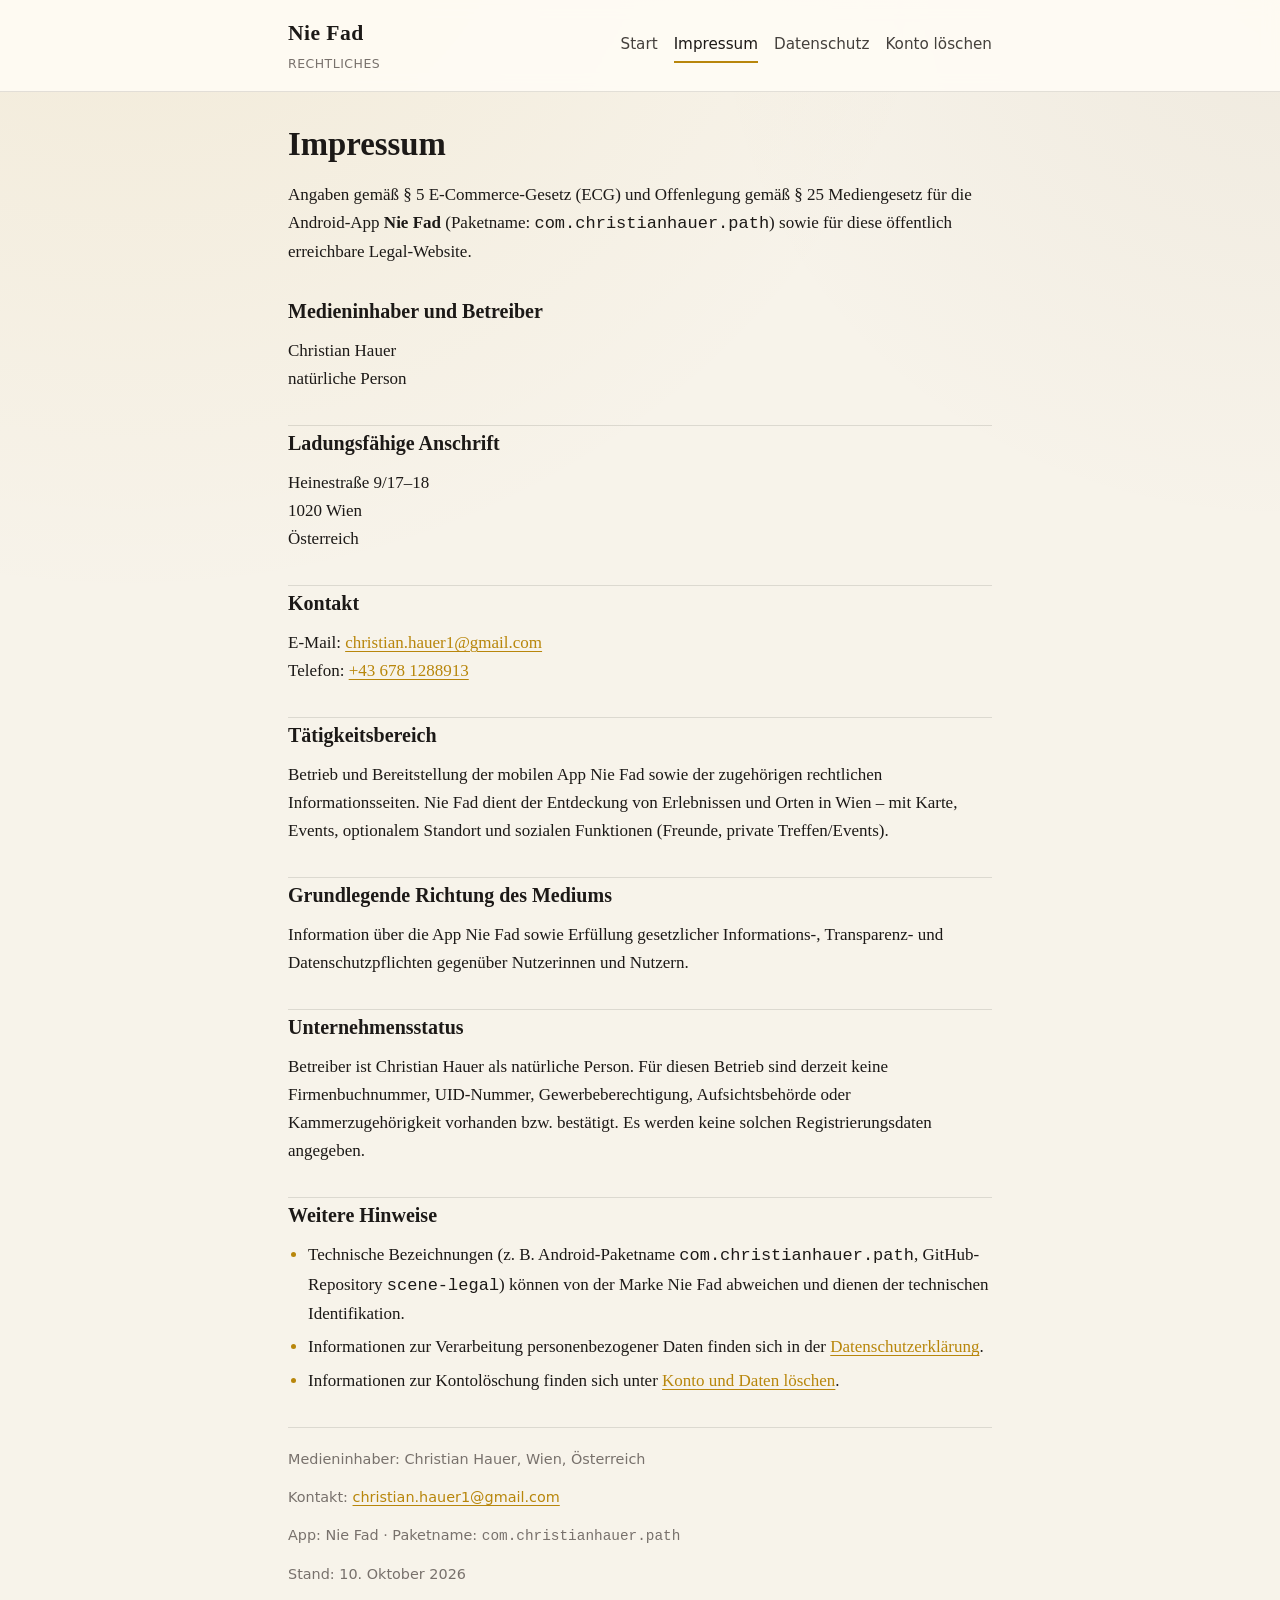
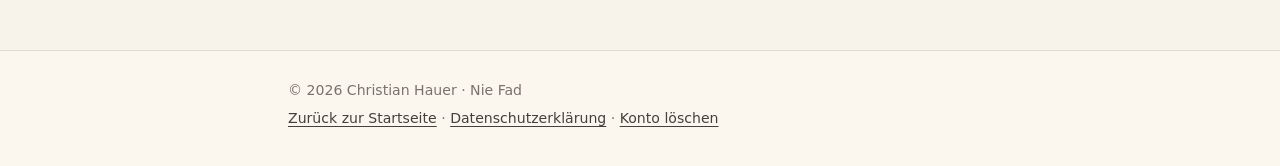
<file: impressum/index.html>
<!DOCTYPE html>
<html lang="de">
<head>
  <meta charset="utf-8">
  <meta name="viewport" content="width=device-width, initial-scale=1">
  <meta name="description" content="Impressum für die Android-App Nie Fad von Christian Hauer.">
  <title>Impressum – Nie Fad</title>
  <link rel="stylesheet" href="../styles.css">
</head>
<body>
  <a class="skip-link" href="#inhalt">Zum Inhalt springen</a>
  <header class="site-header">
    <div class="site-header-inner">
      <a class="brand" href="../">
        <span class="brand-name">Nie Fad</span>
        <span class="brand-tag">Rechtliches</span>
      </a>
      <nav class="nav" aria-label="Hauptnavigation">
        <a href="../">Start</a>
        <a href="./" aria-current="page">Impressum</a>
        <a href="../datenschutz/">Datenschutz</a>
        <a href="../konto-loeschen/">Konto löschen</a>
      </nav>
    </div>
  </header>

  <main id="inhalt">
    <div class="main-inner prose">
      <h1>Impressum</h1>

      <p>
        Angaben gemäß §&nbsp;5 E-Commerce-Gesetz (ECG) und Offenlegung gemäß
        §&nbsp;25 Mediengesetz für die Android-App <strong>Nie Fad</strong>
        (Paketname: <code>com.christianhauer.path</code>) sowie für diese
        öffentlich erreichbare Legal-Website.
      </p>

      <h2>Medieninhaber und Betreiber</h2>
      <p>
        Christian Hauer<br>
        natürliche Person
      </p>

      <h2>Ladungsfähige Anschrift</h2>
      <p>
        Heinestraße 9/17–18<br>
        1020 Wien<br>
        Österreich
      </p>

      <h2>Kontakt</h2>
      <p>
        E-Mail:
        <a href="mailto:christian.hauer1@gmail.com">christian.hauer1@gmail.com</a><br>
        Telefon:
        <a href="tel:+436781288913">+43 678 1288913</a>
      </p>

      <h2>Tätigkeitsbereich</h2>
      <p>
        Betrieb und Bereitstellung der mobilen App Nie Fad sowie der zugehörigen
        rechtlichen Informationsseiten. Nie Fad dient der Entdeckung von
        Erlebnissen und Orten in Wien – mit Karte, Events, optionalem Standort
        und sozialen Funktionen (Freunde, private Treffen/Events).
      </p>

      <h2>Grundlegende Richtung des Mediums</h2>
      <p>
        Information über die App Nie Fad sowie Erfüllung gesetzlicher
        Informations-, Transparenz- und Datenschutzpflichten gegenüber Nutzerinnen
        und Nutzern.
      </p>

      <h2>Unternehmensstatus</h2>
      <p>
        Betreiber ist Christian Hauer als natürliche Person. Für diesen Betrieb
        sind derzeit keine Firmenbuchnummer, UID-Nummer, Gewerbeberechtigung,
        Aufsichtsbehörde oder Kammerzugehörigkeit vorhanden bzw. bestätigt.
        Es werden keine solchen Registrierungsdaten angegeben.
      </p>

      <h2>Weitere Hinweise</h2>
      <ul>
        <li>
          Technische Bezeichnungen (z.&nbsp;B. Android-Paketname
          <code>com.christianhauer.path</code>, GitHub-Repository
          <code>scene-legal</code>) können von der Marke Nie Fad abweichen und
          dienen der technischen Identifikation.
        </li>
        <li>
          Informationen zur Verarbeitung personenbezogener Daten finden sich in der
          <a href="../datenschutz/">Datenschutzerklärung</a>.
        </li>
        <li>
          Informationen zur Kontolöschung finden sich unter
          <a href="../konto-loeschen/">Konto und Daten löschen</a>.
        </li>
      </ul>

      <div class="meta">
        <p>Medieninhaber: Christian Hauer, Wien, Österreich</p>
        <p>Kontakt: <a href="mailto:christian.hauer1@gmail.com">christian.hauer1@gmail.com</a></p>
        <p>App: Nie Fad · Paketname: <code>com.christianhauer.path</code></p>
        <p>Stand: 10. Oktober 2026</p>
      </div>
    </div>
  </main>

  <footer class="site-footer">
    <div class="site-footer-inner">
      <p>© 2026 Christian Hauer · Nie Fad</p>
      <p>
        <a href="../">Zurück zur Startseite</a> ·
        <a href="../datenschutz/">Datenschutzerklärung</a> ·
        <a href="../konto-loeschen/">Konto löschen</a>
      </p>
    </div>
  </footer>
</body>
</html>
</file>
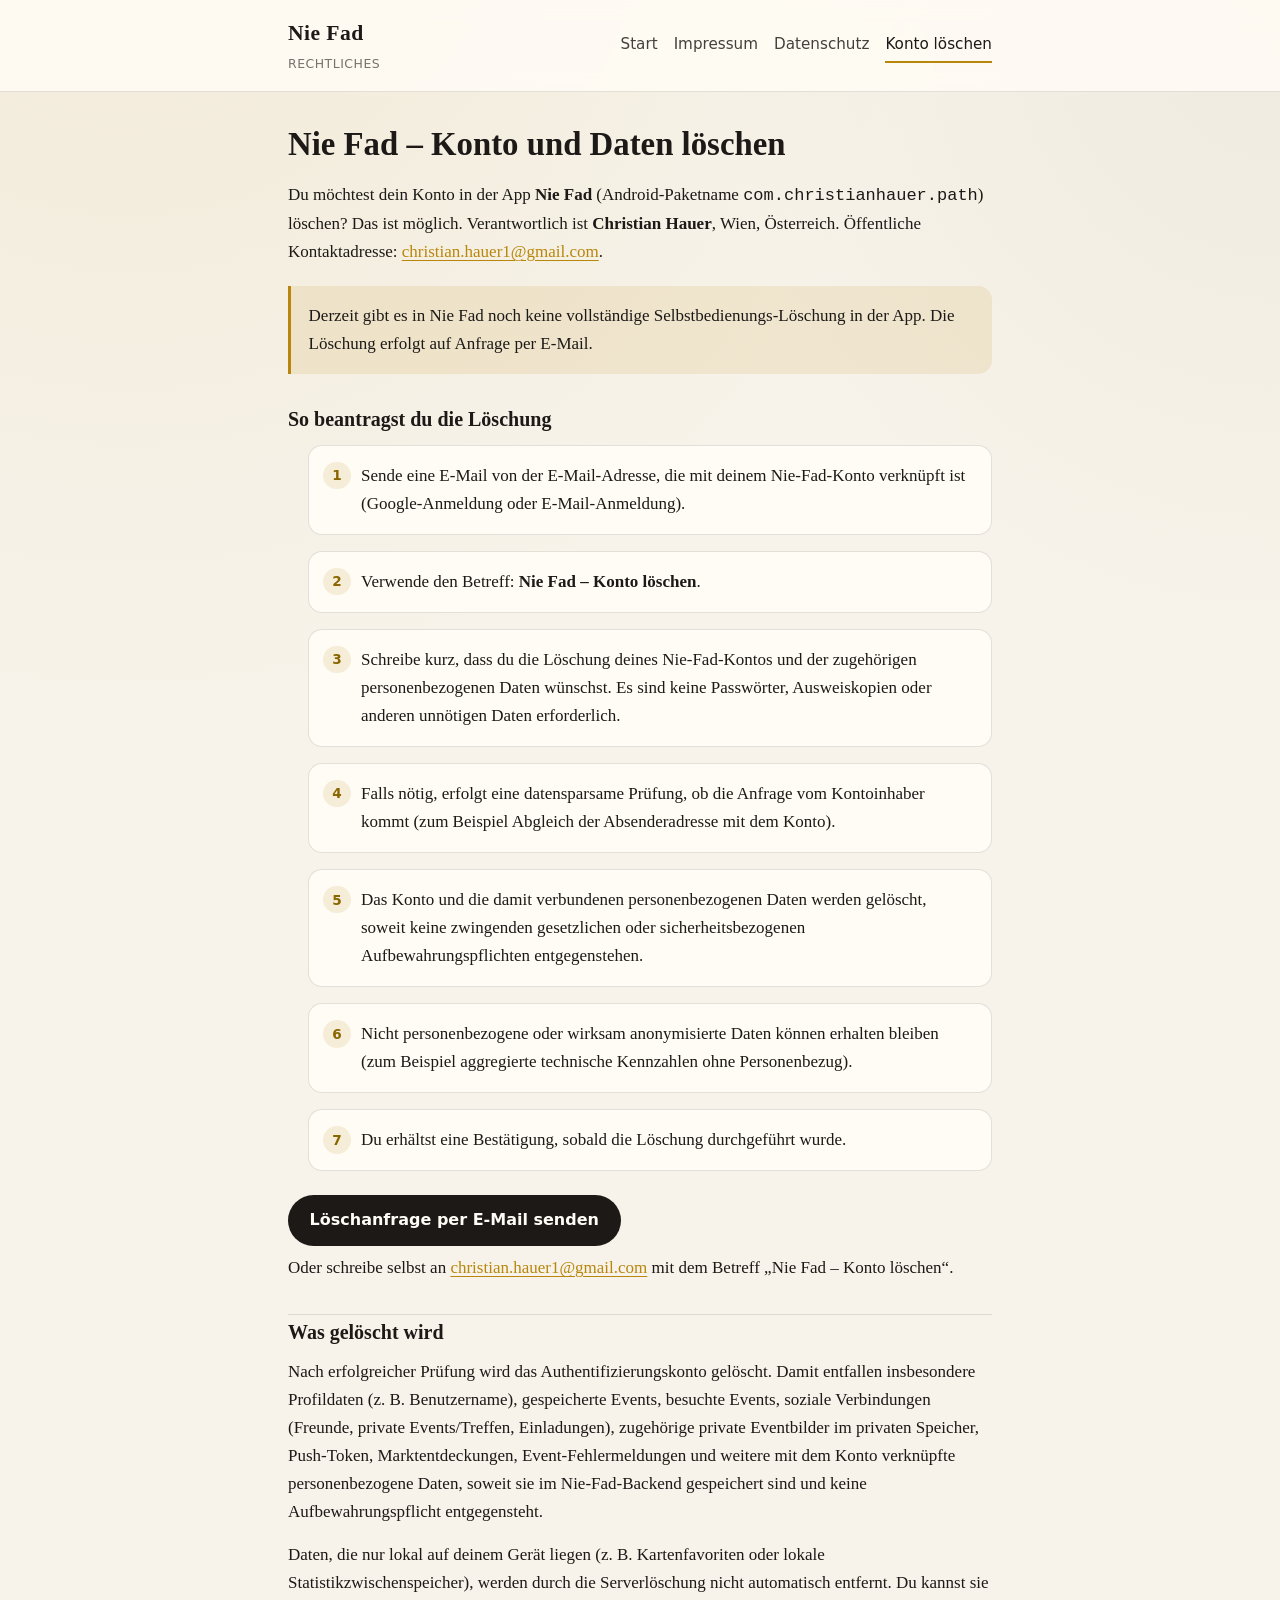
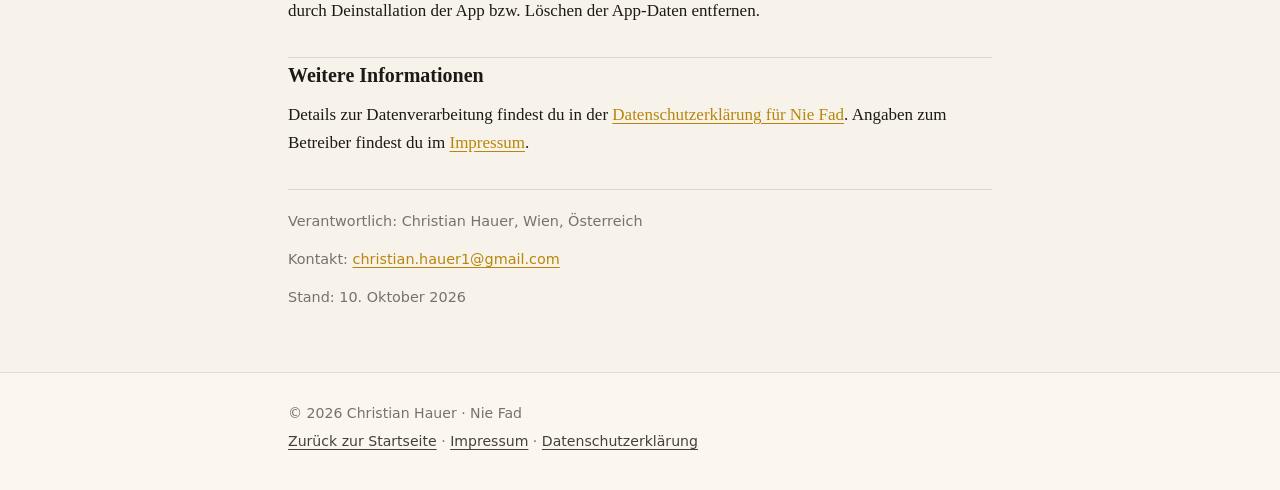
<file: konto-loeschen/index.html>
<!DOCTYPE html>
<html lang="de">
<head>
  <meta charset="utf-8">
  <meta name="viewport" content="width=device-width, initial-scale=1">
  <meta name="description" content="So löschst du dein Nie-Fad-Konto und die zugehörigen personenbezogenen Daten.">
  <title>Konto und Daten löschen – Nie Fad</title>
  <link rel="stylesheet" href="../styles.css">
</head>
<body>
  <a class="skip-link" href="#inhalt">Zum Inhalt springen</a>
  <header class="site-header">
    <div class="site-header-inner">
      <a class="brand" href="../">
        <span class="brand-name">Nie Fad</span>
        <span class="brand-tag">Rechtliches</span>
      </a>
      <nav class="nav" aria-label="Hauptnavigation">
        <a href="../">Start</a>
        <a href="../impressum/">Impressum</a>
        <a href="../datenschutz/">Datenschutz</a>
        <a href="./" aria-current="page">Konto löschen</a>
      </nav>
    </div>
  </header>

  <main id="inhalt">
    <div class="main-inner prose">
      <h1>Nie Fad – Konto und Daten löschen</h1>

      <p>
        Du möchtest dein Konto in der App <strong>Nie Fad</strong> (Android-Paketname
        <code>com.christianhauer.path</code>) löschen? Das ist möglich. Verantwortlich ist
        <strong>Christian Hauer</strong>, Wien, Österreich. Öffentliche Kontaktadresse:
        <a href="mailto:christian.hauer1@gmail.com">christian.hauer1@gmail.com</a>.
      </p>

      <div class="note">
        <p>
          Derzeit gibt es in Nie Fad noch keine vollständige Selbstbedienungs-Löschung in der App.
          Die Löschung erfolgt auf Anfrage per E-Mail.
        </p>
      </div>

      <h2>So beantragst du die Löschung</h2>
      <ol class="steps">
        <li>
          Sende eine E-Mail von der E-Mail-Adresse, die mit deinem Nie-Fad-Konto verknüpft ist
          (Google-Anmeldung oder E-Mail-Anmeldung).
        </li>
        <li>
          Verwende den Betreff: <strong>Nie Fad – Konto löschen</strong>.
        </li>
        <li>
          Schreibe kurz, dass du die Löschung deines Nie-Fad-Kontos und der zugehörigen
          personenbezogenen Daten wünschst. Es sind keine Passwörter, Ausweiskopien oder
          anderen unnötigen Daten erforderlich.
        </li>
        <li>
          Falls nötig, erfolgt eine datensparsame Prüfung, ob die Anfrage vom Kontoinhaber kommt
          (zum Beispiel Abgleich der Absenderadresse mit dem Konto).
        </li>
        <li>
          Das Konto und die damit verbundenen personenbezogenen Daten werden gelöscht, soweit
          keine zwingenden gesetzlichen oder sicherheitsbezogenen Aufbewahrungspflichten
          entgegenstehen.
        </li>
        <li>
          Nicht personenbezogene oder wirksam anonymisierte Daten können erhalten bleiben
          (zum Beispiel aggregierte technische Kennzahlen ohne Personenbezug).
        </li>
        <li>
          Du erhältst eine Bestätigung, sobald die Löschung durchgeführt wurde.
        </li>
      </ol>

      <div class="mailto-wrap">
        <a
          class="mailto-btn"
          href="mailto:christian.hauer1@gmail.com?subject=Nie%20Fad%20%E2%80%93%20Konto%20l%C3%B6schen&amp;body=Hallo%20Christian%2C%0A%0Abitte%20l%C3%B6sche%20mein%20Nie-Fad-Konto%20und%20die%20damit%20verbundenen%20personenbezogenen%20Daten.%0A%0ADanke."
        >
          Löschanfrage per E-Mail senden
        </a>
      </div>
      <p>
        Oder schreibe selbst an
        <a href="mailto:christian.hauer1@gmail.com">christian.hauer1@gmail.com</a>
        mit dem Betreff „Nie Fad – Konto löschen“.
      </p>

      <h2>Was gelöscht wird</h2>
      <p>
        Nach erfolgreicher Prüfung wird das Authentifizierungskonto gelöscht. Damit entfallen
        insbesondere Profildaten (z.&nbsp;B. Benutzername), gespeicherte Events, besuchte Events,
        soziale Verbindungen (Freunde, private Events/Treffen, Einladungen), zugehörige private Eventbilder
        im privaten Speicher, Push-Token, Marktentdeckungen, Event-Fehlermeldungen und weitere mit dem
        Konto verknüpfte personenbezogene Daten, soweit sie im Nie-Fad-Backend gespeichert sind und keine
        Aufbewahrungspflicht entgegensteht.
      </p>
      <p>
        Daten, die nur lokal auf deinem Gerät liegen (z.&nbsp;B. Kartenfavoriten oder lokale
        Statistikzwischenspeicher), werden durch die Serverlöschung nicht automatisch entfernt.
        Du kannst sie durch Deinstallation der App bzw. Löschen der App-Daten entfernen.
      </p>

      <h2>Weitere Informationen</h2>
      <p>
        Details zur Datenverarbeitung findest du in der
        <a href="../datenschutz/">Datenschutzerklärung für Nie Fad</a>.
        Angaben zum Betreiber findest du im
        <a href="../impressum/">Impressum</a>.
      </p>

      <div class="meta">
        <p>Verantwortlich: Christian Hauer, Wien, Österreich</p>
        <p>Kontakt: <a href="mailto:christian.hauer1@gmail.com">christian.hauer1@gmail.com</a></p>
        <p>Stand: 10. Oktober 2026</p>
      </div>
    </div>
  </main>

  <footer class="site-footer">
    <div class="site-footer-inner">
      <p>© 2026 Christian Hauer · Nie Fad</p>
      <p>
        <a href="../">Zurück zur Startseite</a> ·
        <a href="../impressum/">Impressum</a> ·
        <a href="../datenschutz/">Datenschutzerklärung</a>
      </p>
    </div>
  </footer>
</body>
</html>
</file>
<file: styles.css>
:root {
  --bg: #f7f3ea;
  --bg-card: #fffcf5;
  --text: #1c1917;
  --text-secondary: #44403c;
  --text-muted: #78716c;
  --accent: #b8860b;
  --accent-soft: rgba(184, 134, 11, 0.12);
  --border: rgba(28, 25, 23, 0.12);
  --max: 44rem;
  --radius: 14px;
}

*,
*::before,
*::after {
  box-sizing: border-box;
}

html {
  color-scheme: light;
}

body {
  margin: 0;
  min-height: 100vh;
  font-family: Georgia, "Times New Roman", Times, serif;
  font-size: 1.0625rem;
  line-height: 1.65;
  color: var(--text);
  background:
    radial-gradient(ellipse 120% 80% at 10% -10%, rgba(184, 134, 11, 0.09), transparent 55%),
    radial-gradient(ellipse 90% 60% at 100% 0%, rgba(120, 90, 40, 0.06), transparent 50%),
    var(--bg);
}

a {
  color: var(--accent);
  text-underline-offset: 0.18em;
}

a:hover,
a:focus-visible {
  color: #8a6500;
}

a:focus-visible {
  outline: 2px solid var(--accent);
  outline-offset: 3px;
}

.skip-link {
  position: absolute;
  left: -9999px;
  top: 0;
  z-index: 100;
  padding: 0.75rem 1rem;
  background: var(--text);
  color: #fff;
}

.skip-link:focus {
  left: 1rem;
  top: 1rem;
}

.site-header {
  border-bottom: 1px solid var(--border);
  background: rgba(255, 252, 245, 0.88);
  backdrop-filter: blur(8px);
}

.site-header-inner,
.site-footer-inner,
.main-inner {
  width: min(100% - 2rem, var(--max));
  margin-inline: auto;
}

.site-header-inner {
  display: flex;
  flex-wrap: wrap;
  align-items: center;
  justify-content: space-between;
  gap: 0.75rem 1.25rem;
  padding: 1rem 0;
}

.brand {
  display: inline-flex;
  flex-direction: column;
  gap: 0.15rem;
  text-decoration: none;
  color: inherit;
}

.brand-name {
  font-size: 1.35rem;
  font-weight: 700;
  letter-spacing: 0.02em;
  color: var(--text);
}

.brand-tag {
  font-family: system-ui, -apple-system, "Segoe UI", sans-serif;
  font-size: 0.78rem;
  color: var(--text-muted);
  letter-spacing: 0.04em;
  text-transform: uppercase;
}

.nav {
  display: flex;
  flex-wrap: wrap;
  gap: 0.35rem 1rem;
  font-family: system-ui, -apple-system, "Segoe UI", sans-serif;
  font-size: 0.95rem;
}

.nav a {
  color: var(--text-secondary);
  text-decoration: none;
  padding: 0.25rem 0;
  border-bottom: 2px solid transparent;
}

.nav a:hover,
.nav a:focus-visible,
.nav a[aria-current="page"] {
  color: var(--text);
  border-bottom-color: var(--accent);
}

main {
  padding: 2rem 0 3rem;
}

.hero {
  margin-bottom: 1.75rem;
}

.hero h1 {
  margin: 0 0 0.6rem;
  font-size: clamp(1.75rem, 4vw, 2.35rem);
  line-height: 1.2;
  font-weight: 700;
}

.lead {
  margin: 0;
  font-size: 1.125rem;
  color: var(--text-secondary);
  max-width: 38rem;
}

.card-list {
  list-style: none;
  margin: 0;
  padding: 0;
  display: grid;
  gap: 1rem;
}

.card {
  display: block;
  padding: 1.25rem 1.35rem;
  background: var(--bg-card);
  border: 1px solid var(--border);
  border-radius: var(--radius);
  text-decoration: none;
  color: inherit;
  box-shadow: 0 1px 0 rgba(28, 25, 23, 0.03);
}

.card:hover,
.card:focus-visible {
  border-color: rgba(184, 134, 11, 0.45);
  background: #fff;
}

.card h2 {
  margin: 0 0 0.4rem;
  font-size: 1.2rem;
}

.card p {
  margin: 0;
  color: var(--text-secondary);
  font-size: 1rem;
}

.meta {
  margin-top: 2rem;
  padding-top: 1.25rem;
  border-top: 1px solid var(--border);
  font-family: system-ui, -apple-system, "Segoe UI", sans-serif;
  font-size: 0.9rem;
  color: var(--text-muted);
}

.meta p {
  margin: 0.35rem 0;
}

.prose h1 {
  margin: 0 0 1rem;
  font-size: clamp(1.55rem, 3.5vw, 2.05rem);
  line-height: 1.25;
}

.prose h2 {
  margin: 2rem 0 0.75rem;
  font-size: 1.25rem;
  line-height: 1.35;
  padding-top: 0.25rem;
  border-top: 1px solid var(--border);
}

.prose h2:first-of-type {
  border-top: 0;
  padding-top: 0;
}

.prose h3 {
  margin: 1.35rem 0 0.5rem;
  font-size: 1.05rem;
  color: var(--text-secondary);
}

.prose p,
.prose ul,
.prose ol {
  margin: 0 0 0.9rem;
}

.prose ul,
.prose ol {
  padding-left: 1.25rem;
}

.prose li {
  margin-bottom: 0.35rem;
}

.prose li::marker {
  color: var(--accent);
}

.note {
  margin: 1.25rem 0;
  padding: 1rem 1.1rem;
  background: var(--accent-soft);
  border-left: 3px solid var(--accent);
  border-radius: 0 var(--radius) var(--radius) 0;
}

.note p {
  margin: 0;
}

.steps {
  counter-reset: step;
  list-style: none;
  padding: 0;
  margin: 1.25rem 0;
}

.steps li {
  position: relative;
  margin-bottom: 1rem;
  padding: 1rem 1rem 1rem 3.25rem;
  background: var(--bg-card);
  border: 1px solid var(--border);
  border-radius: var(--radius);
}

.steps li::before {
  counter-increment: step;
  content: counter(step);
  position: absolute;
  left: 0.9rem;
  top: 1rem;
  width: 1.7rem;
  height: 1.7rem;
  display: grid;
  place-items: center;
  border-radius: 999px;
  background: var(--accent-soft);
  color: #8a6500;
  font-family: system-ui, -apple-system, "Segoe UI", sans-serif;
  font-size: 0.85rem;
  font-weight: 700;
}

.mailto-wrap {
  margin: 1.5rem 0 0.5rem;
}

.mailto-btn {
  display: inline-flex;
  align-items: center;
  justify-content: center;
  gap: 0.5rem;
  min-height: 3rem;
  padding: 0.75rem 1.35rem;
  border-radius: 999px;
  background: var(--text);
  color: #fffcf5 !important;
  text-decoration: none;
  font-family: system-ui, -apple-system, "Segoe UI", sans-serif;
  font-size: 1rem;
  font-weight: 600;
}

.mailto-btn:hover,
.mailto-btn:focus-visible {
  background: #000;
  color: #fff !important;
}

.site-footer {
  border-top: 1px solid var(--border);
  padding: 1.5rem 0 2rem;
  font-family: system-ui, -apple-system, "Segoe UI", sans-serif;
  font-size: 0.88rem;
  color: var(--text-muted);
  background: rgba(255, 252, 245, 0.55);
}

.site-footer p {
  margin: 0.3rem 0;
}

.site-footer a {
  color: var(--text-secondary);
}

@media (max-width: 520px) {
  .site-header-inner {
    flex-direction: column;
    align-items: flex-start;
  }

  .nav {
    gap: 0.35rem 0.85rem;
  }

  .mailto-btn {
    width: 100%;
  }
}
</file>
